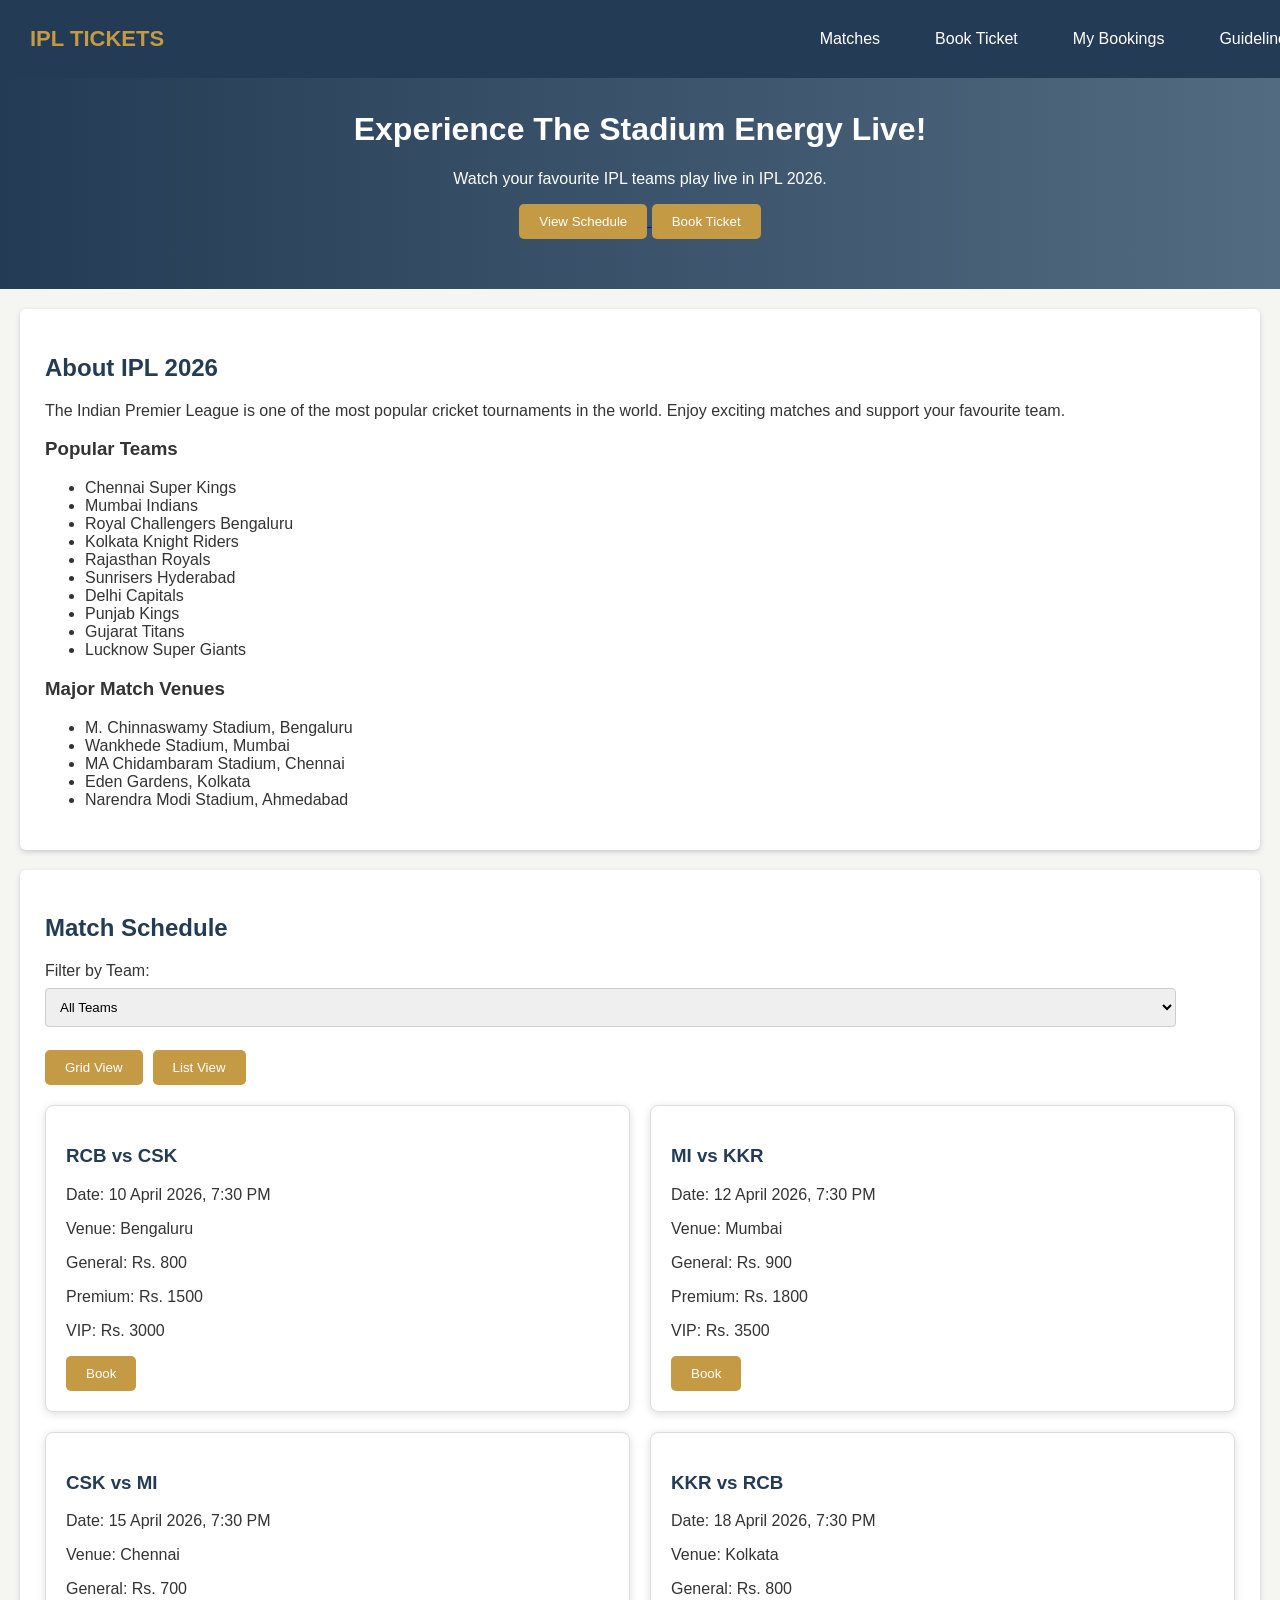
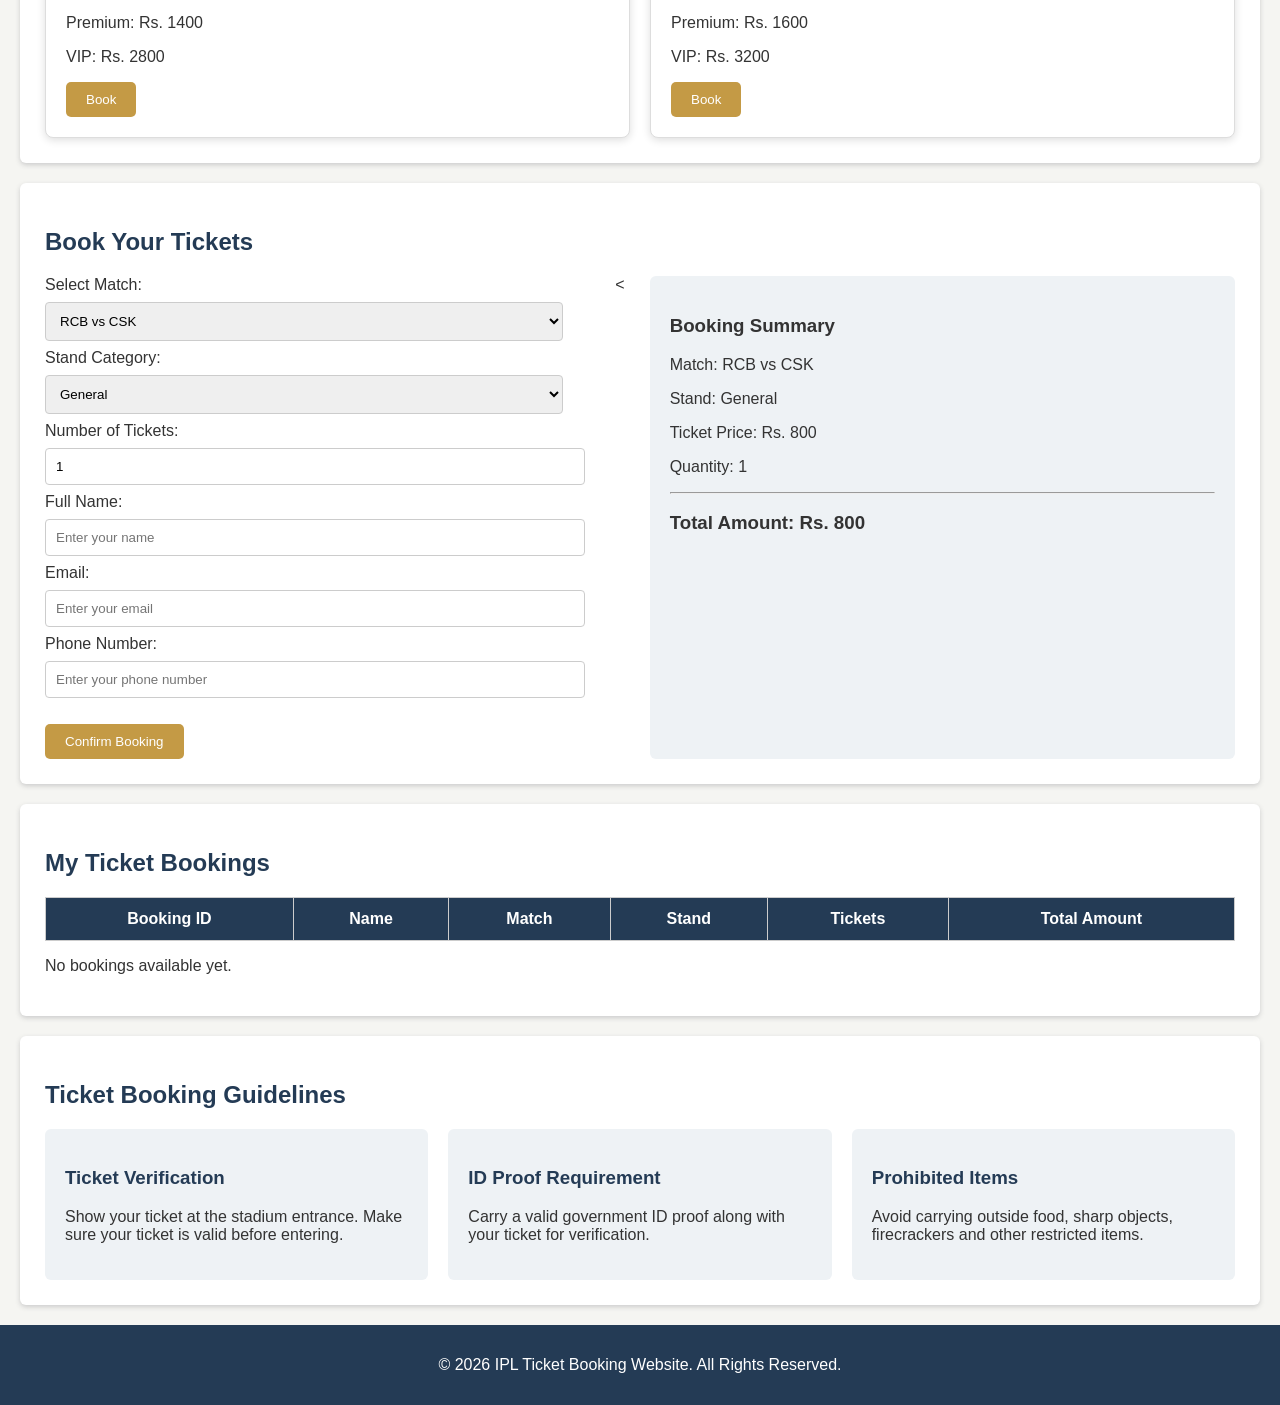
<file: index.html>
<!doctype html>
<html lang="en">
  <head>
    <meta charset="UTF-8" />
    <meta name="viewport" content="width=device-width, initial-scale=1.0" />
    <title>IPL 2026 - Ticket Booking</title>

    <link rel="stylesheet" href="styles.css" />
  </head>

  <body>
    <!-- Navigation bar -->
    <!-- Navigation bar -->
    <header>
      <nav class="navbar">
        <!-- Website logo -->
        <div class="logo">IPL TICKETS</div>

        <!-- Hamburger menu button -->
        <button class="menu-toggle" id="menuToggle">☰</button>

        <!-- Navigation links -->
        <div class="nav-links" id="navLinks">
          <a href="#matches">Matches</a>
          <a href="booking.html#ticket-form">Book Ticket</a>
          <a href="#mybookings">My Bookings</a>
          <a href="#guidelines">Guidelines</a>
        </div>
      </nav>
    </header>

    <!-- Hero / Banner section -->
    <div class="hero">
      <h1>Experience The Stadium Energy Live!</h1>
      <p>Watch your favourite IPL teams play live in IPL 2026.</p>

      <a href="#matches">
        <button>View Schedule</button>
      </a>

      <a href="booking.html#ticket-form" class="book-now">
        <button>Book Ticket</button>
      </a>
    </div>

    <!-- About IPL section -->
    <section id="about">
      <h2>About IPL 2026</h2>
      <p>
        The Indian Premier League is one of the most popular cricket tournaments
        in the world. Enjoy exciting matches and support your favourite team.
      </p>

      <h3>Popular Teams</h3>
      <ul>
        <li>Chennai Super Kings</li>
        <li>Mumbai Indians</li>
        <li>Royal Challengers Bengaluru</li>
        <li>Kolkata Knight Riders</li>
        <li>Rajasthan Royals</li>
        <li>Sunrisers Hyderabad</li>
        <li>Delhi Capitals</li>
        <li>Punjab Kings</li>
        <li>Gujarat Titans</li>
        <li>Lucknow Super Giants</li>
      </ul>

      <h3>Major Match Venues</h3>
      <ul>
        <li>M. Chinnaswamy Stadium, Bengaluru</li>
        <li>Wankhede Stadium, Mumbai</li>
        <li>MA Chidambaram Stadium, Chennai</li>
        <li>Eden Gardens, Kolkata</li>
        <li>Narendra Modi Stadium, Ahmedabad</li>
      </ul>
    </section>

    <!-- Match Schedule section -->

    <!-- Match Schedule section -->
    <section id="matches">
      <h2>Match Schedule</h2>

      <!-- Team filter -->
      <label for="teamFilter">Filter by Team:</label>

      <select id="teamFilter">
        <option value="all">All Teams</option>
        <option value="CSK">Chennai Super Kings</option>
        <option value="MI">Mumbai Indians</option>
        <option value="RCB">Royal Challengers Bengaluru</option>
        <option value="KKR">Kolkata Knight Riders</option>
      </select>

      <!-- Grid and List view buttons -->
      <div class="view-buttons">
        <button type="button" id="gridView">Grid View</button>
        <button type="button" id="listView">List View</button>
      </div>

      <!-- Match cards -->
      <div class="match-grid" id="matchContainer">
        <div class="match-card" data-teams="RCB CSK">
          <h3>RCB vs CSK</h3>
          <p>Date: 10 April 2026, 7:30 PM</p>
          <p>Venue: Bengaluru</p>
          <p>General: Rs. 800</p>
          <p>Premium: Rs. 1500</p>
          <p>VIP: Rs. 3000</p>
          <a href="booking.html#ticket-form" class="book-now">
            <button type="button">Book</button>
          </a>
        </div>

        <div class="match-card" data-teams="MI KKR">
          <h3>MI vs KKR</h3>
          <p>Date: 12 April 2026, 7:30 PM</p>
          <p>Venue: Mumbai</p>
          <p>General: Rs. 900</p>
          <p>Premium: Rs. 1800</p>
          <p>VIP: Rs. 3500</p>
          <a href="booking.html#ticket-form" class="book-now">
            <button type="button">Book</button>
          </a>
        </div>

        <div class="match-card" data-teams="CSK MI">
          <h3>CSK vs MI</h3>
          <p>Date: 15 April 2026, 7:30 PM</p>
          <p>Venue: Chennai</p>
          <p>General: Rs. 700</p>
          <p>Premium: Rs. 1400</p>
          <p>VIP: Rs. 2800</p>
          <a href="booking.html#ticket-form" class="book-now">
            <button type="button">Book</button>
          </a>
        </div>

        <div class="match-card" data-teams="KKR RCB">
          <h3>KKR vs RCB</h3>
          <p>Date: 18 April 2026, 7:30 PM</p>
          <p>Venue: Kolkata</p>
          <p>General: Rs. 800</p>
          <p>Premium: Rs. 1600</p>
          <p>VIP: Rs. 3200</p>
          <a href="booking.html#ticket-form" class="book-now">
            <button type="button">Book</button>
          </a>
        </div>
      </div>
    </section>

    <!-- Ticket Booking section -->
    <section id="booking">
      <h2>Book Your Tickets</h2>

      <div class="booking-container">
        <!-- Booking form -->
        <div class="booking-form">
          <form>
            <label for="match">Select Match:</label><br />
            <select id="match" name="match">
              <option>RCB vs CSK</option>
              <option>MI vs KKR</option>
              <option>CSK vs MI</option>
              <option>KKR vs RCB</option>
            </select>

            <br />

            <label for="stand">Stand Category:</label><br />
            <select id="stand" name="stand">
              <option>General</option>
              <option>Premium</option>
              <option>VIP</option>
            </select>

            <br />

            <label for="quantity">Number of Tickets:</label><br />
            <input
              type="number"
              id="quantity"
              name="quantity"
              min="1"
              max="10"
              value="1"
              placeholder="Enter number of tickets"
            />

            <br />

            <label for="name">Full Name:</label><br />
            <input
              type="text"
              id="name"
              name="name"
              placeholder="Enter your name"
            />

            <br />

            <label for="email">Email:</label><br />
            <input
              type="email"
              id="email"
              name="email"
              placeholder="Enter your email"
            />

            <br />

            <label for="phone">Phone Number:</label><br />
            <input
              type="tel"
              id="phone"
              name="phone"
              placeholder="Enter your phone number"
            />

            <br /><br />

            <button type="submit">Confirm Booking</button>
          </form>
        </div>

        <!-- Booking summary card -->
        <<!-- Booking summary card -->
        <div class="summary">
          <h3>Booking Summary</h3>

          <p id="summaryMatch">Match: RCB vs CSK</p>
          <p id="summaryStand">Stand: General</p>
          <p id="summaryPrice">Ticket Price: Rs. 800</p>
          <p id="summaryQuantity">Quantity: 1</p>

          <hr />

          <h3 id="summaryTotal">Total Amount: Rs. 800</h3>
        </div>
      </div>
    </section>

    <!-- My Bookings section -->
    <section id="mybookings">
      <h2>My Ticket Bookings</h2>

      <div class="table-container">
        <table>
          <thead>
            <tr>
              <th>Booking ID</th>
              <th>Name</th>
              <th>Match</th>
              <th>Stand</th>
              <th>Tickets</th>
              <th>Total Amount</th>
            </tr>
          </thead>

          <!-- Empty table for future booking records -->
          <tbody></tbody>
        </table>
      </div>

      <p>No bookings available yet.</p>
    </section>

    <!-- Guidelines section -->
    <section id="guidelines">
      <h2>Ticket Booking Guidelines</h2>

      <div class="cards">
        <div class="card">
          <h3>Ticket Verification</h3>
          <p>
            Show your ticket at the stadium entrance. Make sure your ticket is
            valid before entering.
          </p>
        </div>

        <div class="card">
          <h3>ID Proof Requirement</h3>
          <p>
            Carry a valid government ID proof along with your ticket for
            verification.
          </p>
        </div>

        <div class="card">
          <h3>Prohibited Items</h3>
          <p>
            Avoid carrying outside food, sharp objects, firecrackers and other
            restricted items.
          </p>
        </div>
      </div>
    </section>

    <!-- Footer -->
    <footer>
      <p>&copy; 2026 IPL Ticket Booking Website. All Rights Reserved.</p>
    </footer>

    <script src="app.js"></script>
  </body>
</html>
</file>
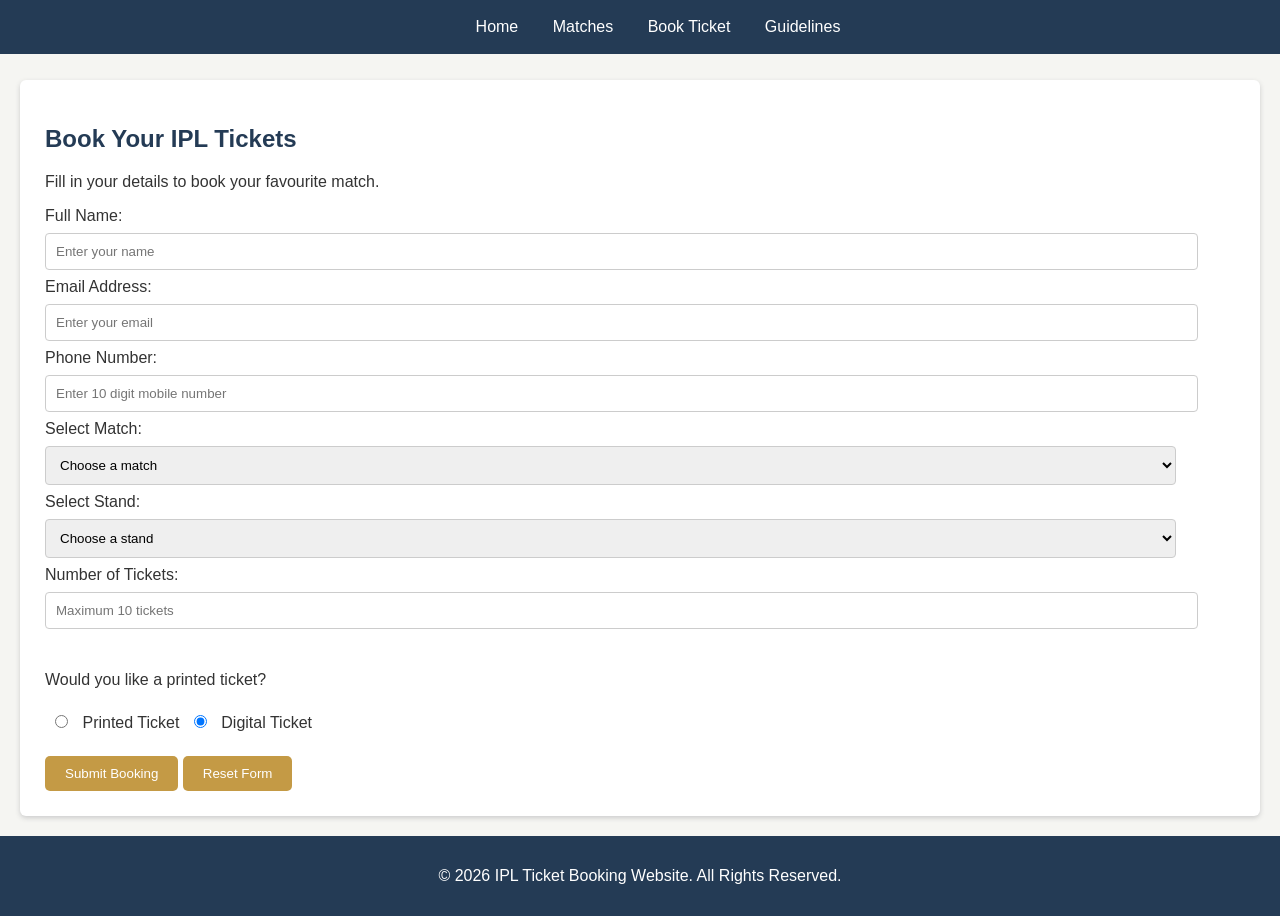
<file: booking.html>
<!DOCTYPE html>
<html lang="en">

<head>
    <meta charset="UTF-8">
    <meta name="viewport" content="width=device-width, initial-scale=1.0">

    <title>IPL Ticket Booking</title>

    <!-- Linking the existing CSS file -->
    <link rel="stylesheet" href="styles.css">
</head>

<body>

    <!-- Navigation bar -->
    <header>
        <nav>
            <a href="index.html">Home</a>
            <a href="index.html#matches">Matches</a>
            <a href="booking.html">Book Ticket</a>
            <a href="index.html#guidelines">Guidelines</a>
        </nav>
    </header>

    <!-- Booking form section -->
    <section id="ticket-form" style="margin-top: 80px;">

        <h2>Book Your IPL Tickets</h2>

        <p>Fill in your details to book your favourite match.</p>

        <form action="#" method="get" id="ticketBookingForm">

            <!-- Name field -->
            <label for="name">Full Name:</label><br>
            <input type="text" id="name" name="name"
                placeholder="Enter your name"
                minlength="3" maxlength="40" required>

            <br>

            <!-- Email field -->
            <label for="email">Email Address:</label><br>
            <input type="email" id="email" name="email"
                placeholder="Enter your email"
                required>

            <br>

            <!-- Phone number field -->
            <label for="phone">Phone Number:</label><br>
            <input type="tel" id="phone" name="phone"
                placeholder="Enter 10 digit mobile number"
                pattern="[0-9]{10}"
                title="Please enter exactly 10 digits"
                required>

            <br>

            <!-- Match selection -->
            <label for="match">Select Match:</label><br>
            <select id="match" name="match" required>
                <option value="">Choose a match</option>
                <option value="RCB vs CSK">RCB vs CSK</option>
                <option value="MI vs KKR">MI vs KKR</option>
                <option value="CSK vs MI">CSK vs MI</option>
                <option value="KKR vs RCB">KKR vs RCB</option>
            </select>

            <br>

            <!-- Stand category -->
            <label for="stand">Select Stand:</label><br>
            <select id="stand" name="stand" required>
                <option value="">Choose a stand</option>
                <option value="General">General</option>
                <option value="Premium">Premium</option>
                <option value="VIP">VIP</option>
            </select>

            <br>

            <!-- Number of tickets -->
            <label for="tickets">Number of Tickets:</label><br>
            <input type="number" id="tickets" name="tickets"
                min="1" max="10" required
                placeholder="Maximum 10 tickets">

            <br><br>

            <!-- Additional booking preference -->
            <p>Would you like a printed ticket?</p>

            <input type="radio" id="printed" name="ticketType"
                value="Printed">
            <label for="printed">Printed Ticket</label>

            <input type="radio" id="digital" name="ticketType"
                value="Digital" checked>
            <label for="digital">Digital Ticket</label>

            <br><br>

            <!-- Submit and reset buttons -->
            <button type="submit">Submit Booking</button>
            <button type="reset">Reset Form</button>

        </form>

    </section>

    <!-- Footer -->
    <footer>
        <p>&copy; 2026 IPL Ticket Booking Website. All Rights Reserved.</p>
    </footer>

    <script src="app.js"></script>

</body>
</html>
</file>
<file: styles.css>
/* Colour theme of the website */
:root {
    --primary: #243b55;
    --accent: #c49a45;
    --background: #f5f5f2;
    --text: #333333;
}

/* Basic page styling */
body {
    font-family: Arial, sans-serif;
    margin: 0;
    background-color: var(--background);
    color: var(--text);
}

/* Navigation bar */
nav {
    background-color: var(--primary);
    padding: 18px;
    text-align: center;

    /* Keeps navigation at the top */
    position: fixed;
    top: 0;
    width: 100%;
}

nav a {
    color: white;
    text-decoration: none;
    margin: 15px;
}

/* Navigation hover effect */
nav a:hover {
    color: var(--accent);
}

/* Banner section */
.hero {
    background: linear-gradient(to right, #243b55, #526b80);
    color: white;
    text-align: center;
    padding: 90px 20px 50px;
}

.hero h1 {
    font-size: 32px;
}

/* Buttons */
button {
    background-color: var(--accent);
    color: white;
    padding: 10px 20px;
    border: none;
    border-radius: 5px;
    cursor: pointer;
}

button:hover {
    background-color: #a47c2f;
}

/* All main sections */
section {
    background-color: white;
    margin: 20px;
    padding: 25px;
    border-radius: 6px;
    box-shadow: 0 2px 5px #cccccc;
}

/* Section headings */
h2 {
    color: var(--primary);
}

/* Match schedule and booking tables */
table {
    width: 100%;
    border-collapse: collapse;
    margin-top: 15px;
}

th, td {
    border: 1px solid #cccccc;
    padding: 12px;
    text-align: center;
}

th {
    background-color: var(--primary);
    color: white;
}

/* Table heading and row styling */
tr:nth-child(even) {
    background-color: #f1f1f1;
}

/* Booking form */
input, select {
    width: 95%;
    padding: 10px;
    margin: 8px 0;
    border: 1px solid #cccccc;
    border-radius: 4px;
}

/* Booking form and summary */
.booking-container {
    display: flex;
    gap: 25px;
}

.booking-form, .summary {
    flex: 1;
}

.summary {
    background-color: #eef2f5;
    padding: 20px;
    border-radius: 6px;
}

/* Guidelines cards */
.cards {
    display: flex;
    gap: 15px;
}

.card {
    background-color: #eef2f5;
    padding: 20px;
    border-radius: 6px;
    flex: 1;
}

.card h3 {
    color: var(--primary);
}

/* Footer */
footer {
    background-color: var(--primary);
    color: white;
    text-align: center;
    padding: 15px;
}

/* Adjustments for mobile screens */
@media (max-width: 600px) {
    nav a {
        display: inline-block;
        margin: 8px;
    }

    .booking-container, .cards {
        flex-direction: column;
    }

    section {
        margin: 10px;
    }

    table {
        font-size: 12px;
    }
}
/* Radio button styling */
input[type="radio"] {
    width: auto;
    margin: 10px;
}
/* Toast notification */
.toast {
    background-color: #243b55;
    color: white;
    padding: 15px 25px;
    border-radius: 5px;

    position: fixed;
    bottom: 25px;
    right: 25px;

    box-shadow: 0 2px 8px #999999;
    z-index: 2000;
}

/* Activity 8: Navigation bar using Flexbox */
.navbar {
    display: flex;
    justify-content: space-between;
    align-items: center;
    padding: 15px 30px;
}

.logo {
    color: #c49a45;
    font-size: 22px;
    font-weight: bold;
}

.nav-links {
    display: flex;
    gap: 25px;
    align-items: center;
}

.menu-toggle {
    display: none;
    background-color: #c49a45;
    color: white;
    border: none;
    padding: 8px 12px;
    font-size: 22px;
    cursor: pointer;
}

/* Activity 8: Match cards using CSS Grid */
.match-grid {
    display: grid;
    grid-template-columns: repeat(2, 1fr);
    gap: 20px;
    margin-top: 20px;
}

.match-card {
    background-color: white;
    border: 1px solid #dddddd;
    border-radius: 8px;
    padding: 20px;
    box-shadow: 0 2px 8px #dddddd;
}

.match-card h3 {
    color: #243b55;
}

/* Grid and List buttons */
.view-buttons {
    display: flex;
    gap: 10px;
    margin-top: 15px;
}

/* List view */
.match-grid.list-view {
    grid-template-columns: 1fr;
}

/* Activity 8: Guidelines using CSS Grid */
.cards {
    display: grid;
    grid-template-columns: repeat(3, 1fr);
    gap: 20px;
}

/* Tablet layout */
@media (max-width: 1024px) {
    .match-grid {
        grid-template-columns: 1fr;
    }

    .cards {
        grid-template-columns: 1fr;
    }
}

/* Mobile layout */
@media (max-width: 768px) {
    .navbar {
        position: relative;
        flex-wrap: wrap;
    }

    .menu-toggle {
        display: block;
    }

    .nav-links {
        display: none;
        flex-direction: column;
        width: 100%;
        gap: 15px;
        padding: 15px 0;
        align-items: flex-start;
    }

    .nav-links.active {
        display: flex;
    }

    .match-grid {
        grid-template-columns: 1fr;
    }

    .cards {
        grid-template-columns: 1fr;
    }

    .view-buttons {
        flex-wrap: wrap;
    }
}
</file>
